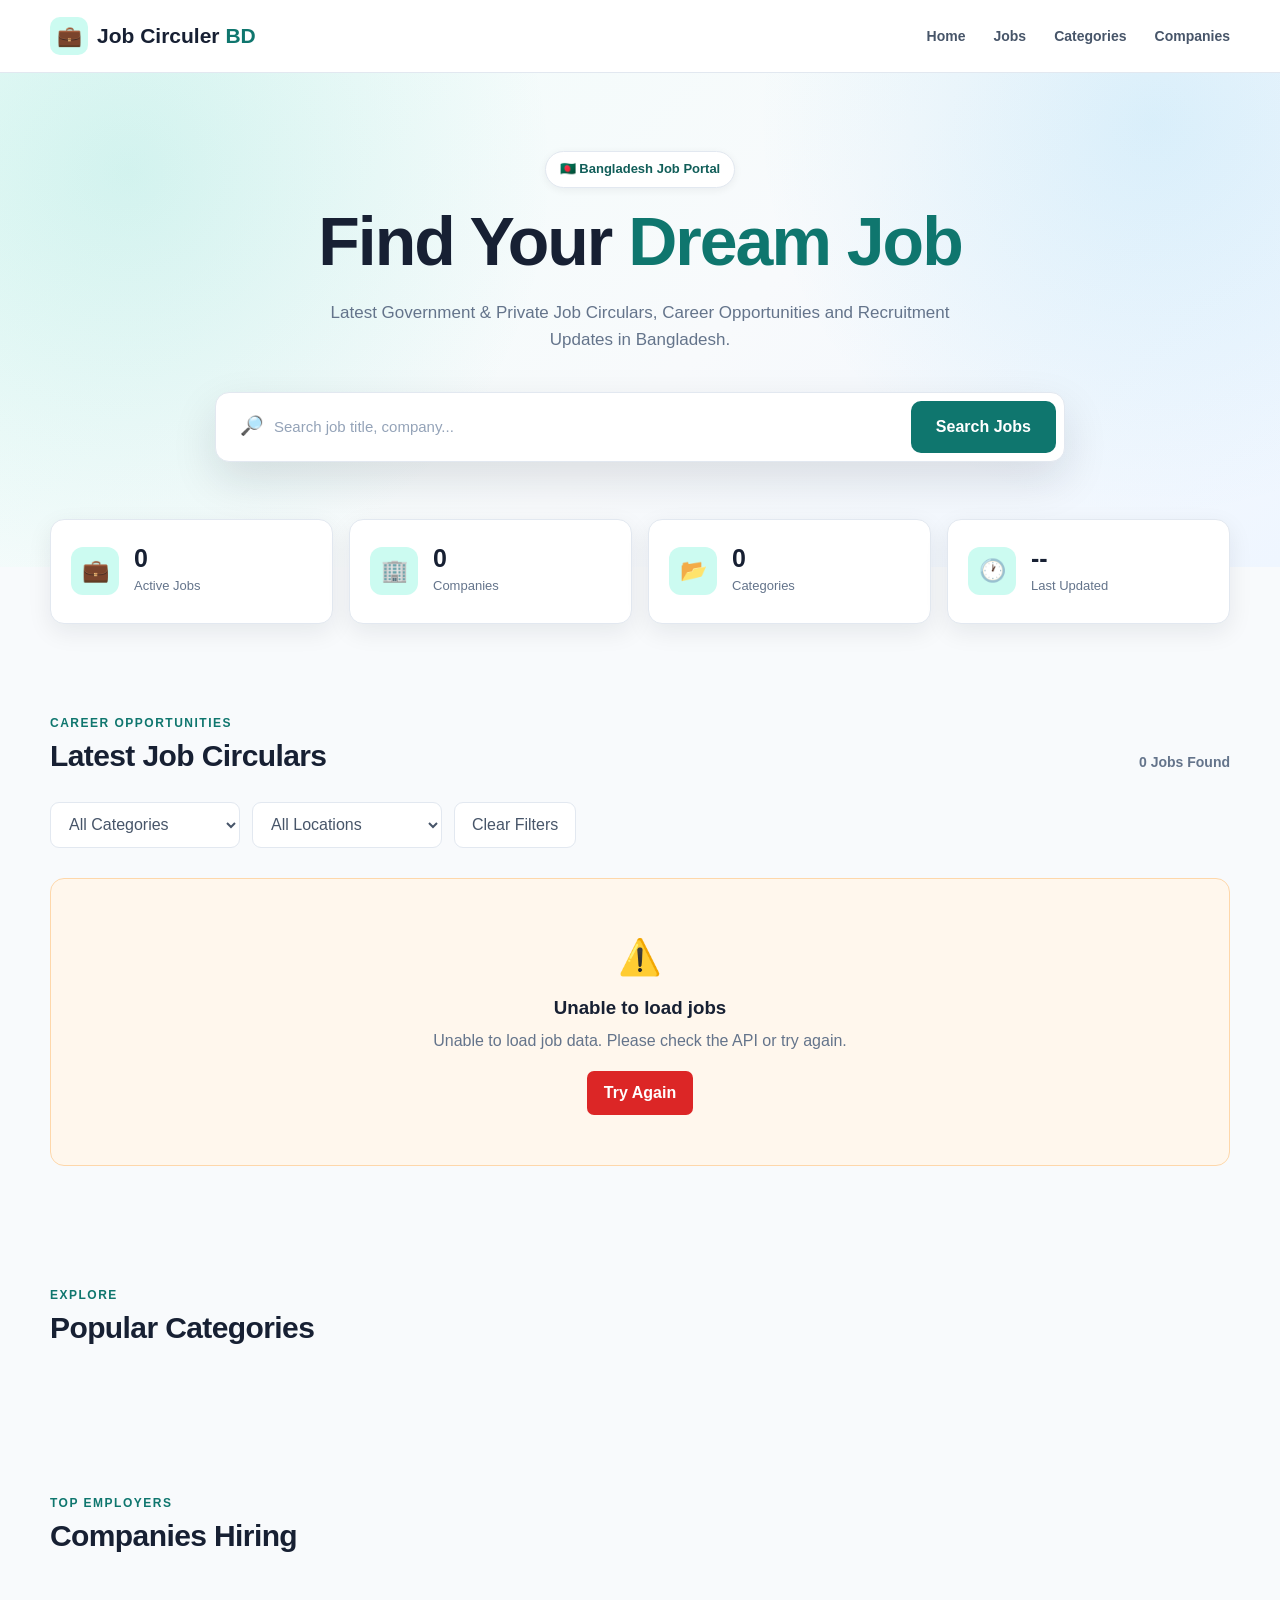
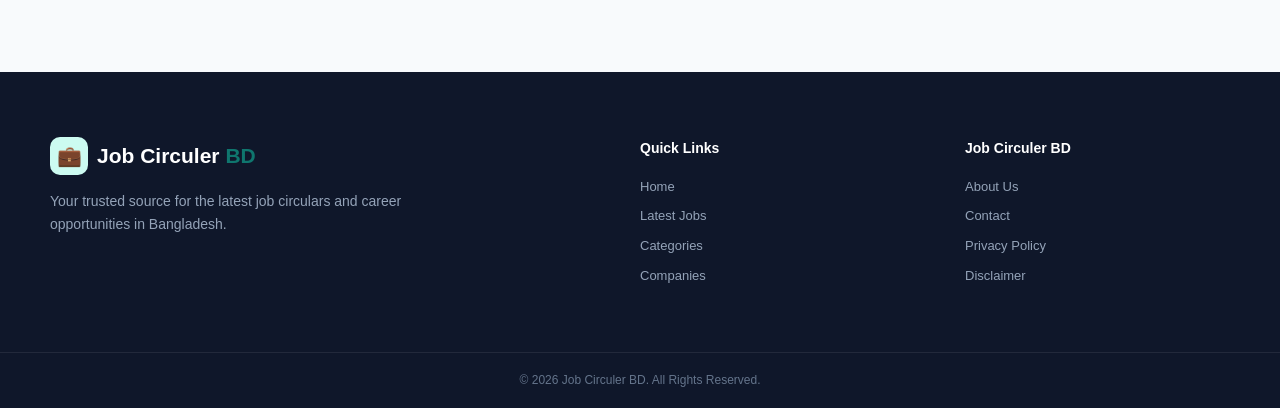
<file: index.html>
<!DOCTYPE html>
<html lang="en">
<head>
  <meta charset="UTF-8">

  <meta name="viewport" content="width=device-width, initial-scale=1.0">

  <meta name="description"
        content="Job Circuler BD — Latest Government & Private Job Circulars, Career Opportunities and Recruitment Updates in Bangladesh.">

  <meta name="keywords"
        content="job circular Bangladesh, government job, private job, চাকরির খবর, নিয়োগ বিজ্ঞপ্তি">

  <meta name="author" content="Job Circuler BD">

  <title>Job Circuler BD — Latest Job Circulars</title>

  <!-- CSS -->
  <link rel="stylesheet" href="style.css">
</head>

<body>

  <!-- =========================
       HEADER
  ========================== -->
  <header class="site-header">

    <div class="container header-inner">

      <a href="#" class="logo">
        <span class="logo-icon">💼</span>
        <span>Job Circuler <strong>BD</strong></span>
      </a>

      <nav class="main-nav">

        <a href="#home">Home</a>

        <a href="#jobs">Jobs</a>

        <a href="#categories">Categories</a>

        <a href="#companies">Companies</a>

      </nav>

      <button class="mobile-menu-btn"
              id="mobileMenuBtn"
              aria-label="Open Menu">
        ☰
      </button>

    </div>

  </header>


  <!-- =========================
       HERO SECTION
  ========================== -->
  <main id="home">

    <section class="hero">

      <div class="container hero-content">

        <div class="hero-text">

          <span class="hero-badge">
            🇧🇩 Bangladesh Job Portal
          </span>

          <h1>
            Find Your
            <span>Dream Job</span>
          </h1>

          <p>
            Latest Government & Private Job Circulars,
            Career Opportunities and Recruitment Updates
            in Bangladesh.
          </p>

        </div>


        <!-- SEARCH -->
        <div class="search-box">

          <div class="search-input-wrapper">

            <span class="search-icon">🔎</span>

            <input
              type="text"
              id="searchInput"
              placeholder="Search job title, company..."
              autocomplete="off"
            >

          </div>

          <button id="searchBtn" class="search-btn">
            Search Jobs
          </button>

        </div>

      </div>

    </section>


    <!-- =========================
         STATISTICS
    ========================== -->
    <section class="stats-section">

      <div class="container stats-grid">

        <div class="stat-card">

          <div class="stat-icon">💼</div>

          <div>
            <span class="stat-number" id="totalJobs">
              0
            </span>

            <span class="stat-label">
              Active Jobs
            </span>
          </div>

        </div>


        <div class="stat-card">

          <div class="stat-icon">🏢</div>

          <div>
            <span class="stat-number" id="totalCompanies">
              0
            </span>

            <span class="stat-label">
              Companies
            </span>
          </div>

        </div>


        <div class="stat-card">

          <div class="stat-icon">📂</div>

          <div>
            <span class="stat-number" id="totalCategories">
              0
            </span>

            <span class="stat-label">
              Categories
            </span>
          </div>

        </div>


        <div class="stat-card">

          <div class="stat-icon">🕐</div>

          <div>
            <span class="stat-number" id="lastUpdated">
              --
            </span>

            <span class="stat-label">
              Last Updated
            </span>
          </div>

        </div>

      </div>

    </section>


    <!-- =========================
         JOB SECTION
    ========================== -->
    <section class="jobs-section" id="jobs">

      <div class="container">

        <div class="section-header">

          <div>

            <span class="section-label">
              CAREER OPPORTUNITIES
            </span>

            <h2>
              Latest Job Circulars
            </h2>

          </div>

          <div class="job-count">
            <span id="visibleJobCount">0</span>
            Jobs Found
          </div>

        </div>


        <!-- FILTERS -->
        <div class="filters">

          <select id="categoryFilter">

            <option value="">
              All Categories
            </option>

          </select>


          <select id="locationFilter">

            <option value="">
              All Locations
            </option>

          </select>


          <button
            id="clearFilters"
            class="clear-filter-btn">
            Clear Filters
          </button>

        </div>


        <!-- LOADING -->
        <div id="loading" class="loading">

          <div class="loader"></div>

          <p>
            Loading latest jobs...
          </p>

        </div>


        <!-- ERROR -->
        <div id="errorMessage"
             class="error-message"
             style="display:none;">

          <div class="error-icon">
            ⚠️
          </div>

          <h3>
            Unable to load jobs
          </h3>

          <p id="errorText">
            Please try again later.
          </p>

          <button id="retryBtn">
            Try Again
          </button>

        </div>


        <!-- JOB GRID -->
        <div
          id="jobsContainer"
          class="jobs-grid">
        </div>


        <!-- NO JOB -->
        <div
          id="noJobs"
          class="no-jobs"
          style="display:none;">

          <div class="no-job-icon">
            🔍
          </div>

          <h3>
            No Jobs Found
          </h3>

          <p>
            Try changing your search or filters.
          </p>

        </div>

      </div>

    </section>


    <!-- =========================
         CATEGORIES
    ========================== -->
    <section
      class="categories-section"
      id="categories">

      <div class="container">

        <div class="section-header">

          <div>

            <span class="section-label">
              EXPLORE
            </span>

            <h2>
              Popular Categories
            </h2>

          </div>

        </div>


        <div
          id="categoriesContainer"
          class="categories-grid">
        </div>

      </div>

    </section>


    <!-- =========================
         COMPANIES
    ========================== -->
    <section
      class="companies-section"
      id="companies">

      <div class="container">

        <div class="section-header">

          <div>

            <span class="section-label">
              TOP EMPLOYERS
            </span>

            <h2>
              Companies Hiring
            </h2>

          </div>

        </div>


        <div
          id="companiesContainer"
          class="companies-grid">
        </div>

      </div>

    </section>

  </main>


  <!-- =========================
       FOOTER
  ========================== -->
  <footer class="site-footer">

    <div class="container footer-content">

      <div class="footer-brand">

        <div class="logo">
          <span class="logo-icon">💼</span>
          <span>
            Job Circuler <strong>BD</strong>
          </span>
        </div>

        <p>
          Your trusted source for the latest
          job circulars and career opportunities
          in Bangladesh.
        </p>

      </div>


      <div class="footer-links">

        <h3>
          Quick Links
        </h3>

        <a href="#home">
          Home
        </a>

        <a href="#jobs">
          Latest Jobs
        </a>

        <a href="#categories">
          Categories
        </a>

        <a href="#companies">
          Companies
        </a>

      </div>


      <div class="footer-links">

        <h3>
          Job Circuler BD
        </h3>

        <a href="#">
          About Us
        </a>

        <a href="#">
          Contact
        </a>

        <a href="#">
          Privacy Policy
        </a>

        <a href="#">
          Disclaimer
        </a>

      </div>

    </div>


    <div class="footer-bottom">

      <div class="container">

        <p>
          © <span id="currentYear"></span>
          Job Circuler BD. All Rights Reserved.
        </p>

      </div>

    </div>

  </footer>


  <!-- JavaScript -->
  <script src="script.js"></script>

</body>
</html>
</file>
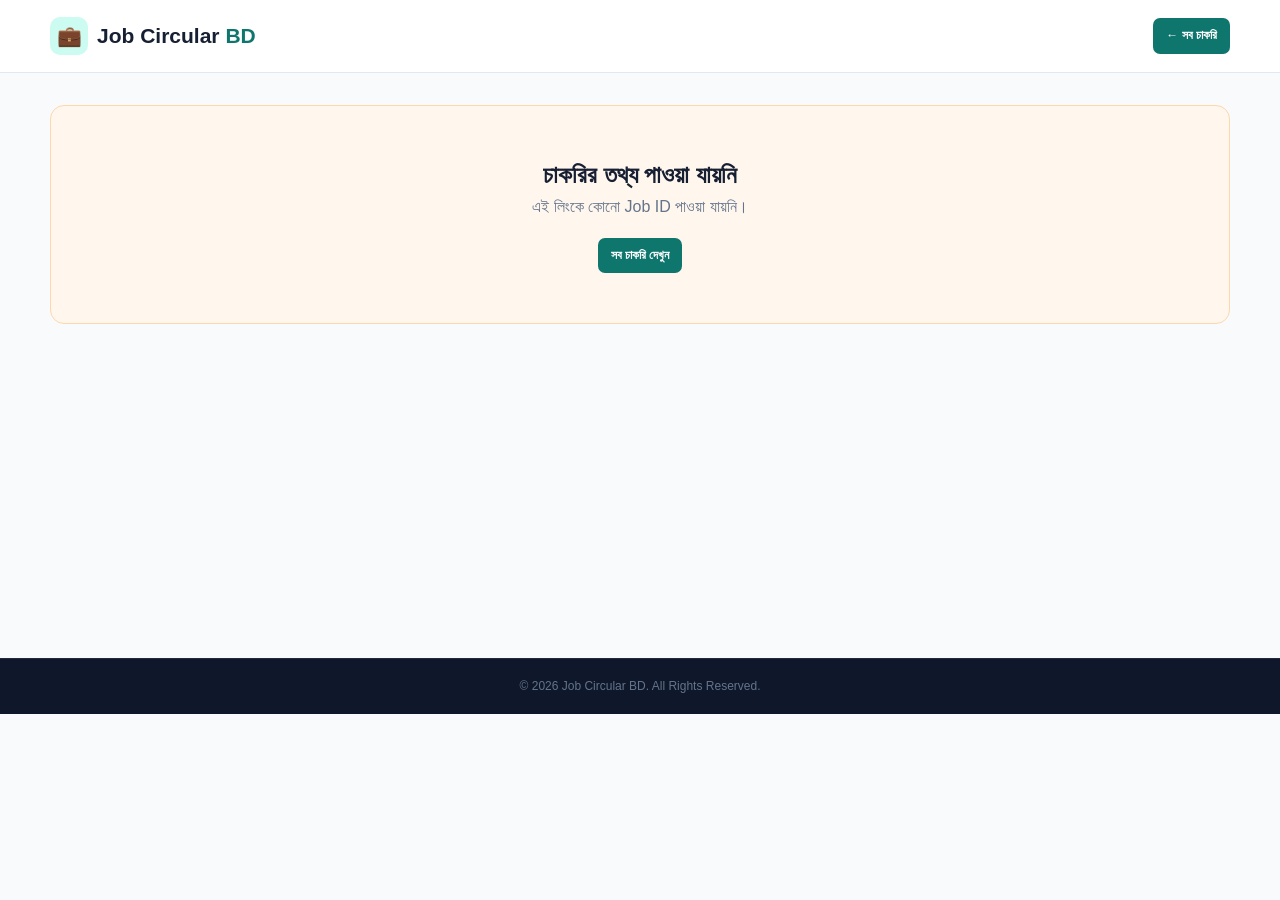
<file: job.html>
<!DOCTYPE html>
<html lang="bn">
<head>
  <meta charset="UTF-8">
  <meta name="viewport" content="width=device-width, initial-scale=1">

  <meta name="description" content="চাকরির বিস্তারিত, যোগ্যতা, আবেদনের শেষ তারিখ ও আবেদন পদ্ধতি।">

  <title>Job Details | Job Circular BD</title>
  <link rel="stylesheet" href="style.css">
  <link rel="stylesheet" href="job.css">

  <script src="job.js" defer></script>
</head>
<body class="job-details-page">

  <header class="site-header">
    <div class="container header-inner">
      <a href="index.html" class="logo">
        <span class="logo-icon">💼</span>
        <span>Job Circular <strong>BD</strong></span>
      </a>
      <a href="index.html#jobs" class="apply-btn">← সব চাকরি</a>
    </div>
  </header>

  <main class="container details-container">
    <div id="detailsLoading" class="loading">
      <div class="loader"></div>
      <p>চাকরির বিস্তারিত লোড হচ্ছে...</p>
    </div>

    <section id="detailsError" class="error-message" hidden>
      <h2>চাকরির তথ্য পাওয়া যায়নি</h2>
      <p id="detailsErrorText">
        অনুগ্রহ করে আবার চেষ্টা করুন।
      </p>
      <a href="index.html#jobs" class="apply-btn">
        সব চাকরি দেখুন
      </a>
    </section>

    <article id="jobDetails" hidden>
      <nav class="details-breadcrumb">
        <a href="index.html">হোম</a> /
        <a href="index.html#jobs">চাকরির সার্কুলার</a> /
        <span>চাকরির বিস্তারিত</span>
      </nav>

      <section class="details-hero">
        <div class="details-poster-wrap">
          <img id="detailImage" alt="চাকরির বিজ্ঞপ্তি">
          <div id="detailImageFallback" hidden>💼</div>
        </div>

        <div class="details-heading">
          <span id="detailCategory" class="job-category"></span>
          <h1 id="detailTitle"></h1>
          <p id="detailCompany" class="job-company"></p>

          <div class="details-summary">
            <div>
              <span>📍 অবস্থান</span>
              <strong id="detailLocation"></strong>
            </div>
            <div>
              <span>📅 আবেদনের শেষ তারিখ</span>
              <strong id="detailDeadline"></strong>
            </div>
          </div>

          <a id="detailApply" class="details-apply" target="_blank"
             rel="noopener noreferrer">
            Apply Now →
          </a>

          <p id="applyUnavailable" hidden>
            এই চাকরির আবেদন লিংক বর্তমানে পাওয়া যায়নি।
          </p>
        </div>
      </section>

      <section class="details-body">
        <div class="details-main">
          <h2>চাকরির বিবরণ</h2>
          <div id="detailDescription" class="detail-description"></div>
        </div>

        <aside class="details-sidebar">
          <h2>চাকরির সংক্ষিপ্ত তথ্য</h2>
          <dl>
            <dt>পদের নাম</dt>
            <dd id="sideTitle"></dd>

            <dt>প্রতিষ্ঠান</dt>
            <dd id="sideCompany"></dd>

            <dt>ক্যাটাগরি</dt>
            <dd id="sideCategory"></dd>

            <dt>কর্মস্থল</dt>
            <dd id="sideLocation"></dd>

            <dt>আবেদনের শেষ তারিখ</dt>
            <dd id="sideDeadline"></dd>
          </dl>

          <a id="sideApply" class="details-apply" target="_blank"
             rel="noopener noreferrer">
            আবেদন করুন
          </a>
        </aside>
      </section>
    </article>
  </main>

  <footer class="site-footer">
    <div class="footer-bottom">
      <div class="container">
        <p>© <span id="detailYear"></span> Job Circular BD. All Rights Reserved.</p>
      </div>
    </div>
  </footer>

</body>
</html>
</file>
<file: style.css>
/* =========================================
   JOB CIRCULER BD
   Professional Job Portal CSS
========================================= */

:root {
  --primary: #0f766e;
  --primary-dark: #115e59;
  --primary-light: #ccfbf1;

  --text: #172033;
  --text-light: #64748b;

  --bg: #f8fafc;
  --white: #ffffff;
  --border: #e2e8f0;

  --success: #15803d;
  --success-bg: #dcfce7;

  --danger: #dc2626;

  --shadow-sm: 0 2px 8px rgba(15, 23, 42, 0.06);
  --shadow-md: 0 8px 25px rgba(15, 23, 42, 0.08);
  --shadow-lg: 0 18px 45px rgba(15, 23, 42, 0.12);

  --radius-sm: 8px;
  --radius-md: 14px;
  --radius-lg: 20px;

  --container: 1180px;
}


/* =========================================
   RESET
========================================= */

* {
  margin: 0;
  padding: 0;
  box-sizing: border-box;
}

html {
  scroll-behavior: smooth;
}

body {
  font-family:
    Inter,
    "Segoe UI",
    Roboto,
    Arial,
    sans-serif;

  background: var(--bg);
  color: var(--text);

  line-height: 1.6;
}

a {
  color: inherit;
  text-decoration: none;
}

button,
input,
select {
  font: inherit;
}


/* =========================================
   CONTAINER
========================================= */

.container {
  width: min(
    calc(100% - 40px),
    var(--container)
  );

  margin: 0 auto;
}


/* =========================================
   HEADER
========================================= */

.site-header {
  position: sticky;
  top: 0;
  z-index: 1000;

  background: rgba(255, 255, 255, 0.96);

  border-bottom: 1px solid var(--border);

  backdrop-filter: blur(12px);
}

.header-inner {
  min-height: 72px;

  display: flex;
  align-items: center;
  justify-content: space-between;

  gap: 30px;
}

.logo {
  display: inline-flex;
  align-items: center;
  gap: 9px;

  font-size: 21px;
  font-weight: 800;

  white-space: nowrap;
}

.logo strong {
  color: var(--primary);
}

.logo-icon {
  width: 38px;
  height: 38px;

  display: grid;
  place-items: center;

  background: var(--primary-light);

  border-radius: 10px;

  font-size: 20px;
}

.main-nav {
  display: flex;
  align-items: center;
  gap: 28px;
}

.main-nav a {
  color: #475569;

  font-size: 14px;
  font-weight: 600;

  transition: 0.2s ease;
}

.main-nav a:hover {
  color: var(--primary);
}

.mobile-menu-btn {
  display: none;

  border: 0;
  background: transparent;

  font-size: 25px;
  cursor: pointer;
}


/* =========================================
   HERO
========================================= */

.hero {
  padding: 78px 0 105px;

  background:
    radial-gradient(
      circle at 10% 20%,
      rgba(20, 184, 166, 0.14),
      transparent 35%
    ),
    radial-gradient(
      circle at 90% 10%,
      rgba(14, 165, 233, 0.12),
      transparent 32%
    ),
    linear-gradient(
      135deg,
      #f0fdfa,
      #f8fafc 55%,
      #eff6ff
    );
}

.hero-content {
  text-align: center;
}

.hero-text {
  max-width: 780px;
  margin: 0 auto 38px;
}

.hero-badge {
  display: inline-flex;

  padding: 7px 14px;

  margin-bottom: 18px;

  background: var(--white);

  border: 1px solid var(--border);

  border-radius: 50px;

  color: var(--primary-dark);

  font-size: 13px;
  font-weight: 700;

  box-shadow: var(--shadow-sm);
}

.hero h1 {
  font-size: clamp(38px, 6vw, 68px);

  line-height: 1.05;

  letter-spacing: -2px;

  font-weight: 850;

  margin-bottom: 22px;
}

.hero h1 span {
  color: var(--primary);
}

.hero p {
  max-width: 680px;

  margin: 0 auto;

  color: var(--text-light);

  font-size: 17px;
}


/* =========================================
   SEARCH
========================================= */

.search-box {
  width: min(850px, 100%);

  margin: auto;

  padding: 8px;

  display: flex;
  align-items: center;

  background: var(--white);

  border: 1px solid var(--border);

  border-radius: 14px;

  box-shadow: var(--shadow-lg);
}

.search-input-wrapper {
  flex: 1;

  display: flex;
  align-items: center;

  padding: 0 16px;

  gap: 10px;
}

.search-icon {
  font-size: 19px;
}

.search-input-wrapper input {
  width: 100%;

  height: 52px;

  border: 0;
  outline: 0;

  color: var(--text);

  background: transparent;

  font-size: 15px;
}

.search-input-wrapper input::placeholder {
  color: #94a3b8;
}

.search-btn {
  min-height: 52px;

  padding: 0 25px;

  border: 0;

  border-radius: 10px;

  background: var(--primary);

  color: white;

  font-weight: 700;

  cursor: pointer;

  transition: 0.2s ease;
}

.search-btn:hover {
  background: var(--primary-dark);

  transform: translateY(-1px);
}


/* =========================================
   STATISTICS
========================================= */

.stats-section {
  margin-top: -48px;

  position: relative;

  z-index: 2;
}

.stats-grid {
  display: grid;

  grid-template-columns:
    repeat(4, 1fr);

  gap: 16px;
}

.stat-card {
  min-height: 105px;

  display: flex;
  align-items: center;

  gap: 15px;

  padding: 20px;

  background: var(--white);

  border: 1px solid var(--border);

  border-radius: var(--radius-md);

  box-shadow: var(--shadow-md);
}

.stat-icon {
  width: 48px;
  height: 48px;

  display: grid;
  place-items: center;

  background: var(--primary-light);

  border-radius: 12px;

  font-size: 22px;
}

.stat-number {
  display: block;

  font-size: 25px;

  font-weight: 800;

  line-height: 1.1;
}

.stat-label {
  display: block;

  margin-top: 4px;

  color: var(--text-light);

  font-size: 13px;
}


/* =========================================
   SECTIONS
========================================= */

.jobs-section,
.categories-section,
.companies-section {
  padding: 90px 0 30px;
}

.section-header {
  display: flex;

  align-items: flex-end;
  justify-content: space-between;

  gap: 20px;

  margin-bottom: 28px;
}

.section-label {
  display: block;

  margin-bottom: 5px;

  color: var(--primary);

  font-size: 12px;

  font-weight: 800;

  letter-spacing: 1.5px;
}

.section-header h2 {
  font-size: 30px;

  line-height: 1.2;

  letter-spacing: -0.6px;
}

.job-count {
  color: var(--text-light);

  font-size: 14px;

  font-weight: 600;
}


/* =========================================
   FILTERS
========================================= */

.filters {
  display: flex;

  gap: 12px;

  margin-bottom: 30px;
}

.filters select {
  min-width: 190px;

  height: 46px;

  padding: 0 14px;

  border: 1px solid var(--border);

  border-radius: 9px;

  background: var(--white);

  color: #475569;

  outline: none;

  cursor: pointer;
}

.filters select:focus {
  border-color: var(--primary);
}

.clear-filter-btn {
  height: 46px;

  padding: 0 17px;

  border: 1px solid var(--border);

  border-radius: 9px;

  background: var(--white);

  color: #475569;

  cursor: pointer;

  transition: 0.2s;
}

.clear-filter-btn:hover {
  border-color: var(--primary);

  color: var(--primary);
}


/* =========================================
   JOB GRID
========================================= */

.jobs-grid {
  display: grid;

  grid-template-columns:
    repeat(3, 1fr);

  gap: 22px;
}


/* =========================================
   JOB CARD
========================================= */

.job-card {
  display: flex;

  flex-direction: column;

  overflow: hidden;

  background: var(--white);

  border: 1px solid var(--border);

  border-radius: var(--radius-md);

  box-shadow: var(--shadow-sm);

  transition:
    transform 0.25s ease,
    box-shadow 0.25s ease;
}

.job-card:hover {
  transform: translateY(-5px);

  box-shadow: var(--shadow-lg);
}


.job-image {
  display: block;
  width: 100%;
  height: 260px;
  object-fit: contain;
  object-position: center;
  background: #ffffff;
  padding: 8px;
}

.job-card-clickable {
  cursor: pointer;
}

.job-card-clickable:focus-visible {
  outline: 3px solid var(--primary);
  outline-offset: 3px;
}

.job-content {
  padding: 20px;

  display: flex;

  flex-direction: column;

  flex: 1;
}

.job-title {
  margin-bottom: 12px;

  font-size: 17px;

  line-height: 1.45;

  font-weight: 750;
}

.job-company {
  margin-bottom: 13px;

  color: var(--primary-dark);

  font-size: 14px;

  font-weight: 700;
}

.job-meta {
  display: flex;

  flex-direction: column;

  gap: 7px;

  margin-bottom: 17px;
}

.job-meta-item {
  display: flex;

  align-items: flex-start;

  gap: 8px;

  color: var(--text-light);

  font-size: 13px;
}

.job-meta-item span:first-child {
  flex-shrink: 0;
}

.job-category {
  display: inline-flex;

  width: fit-content;

  padding: 4px 9px;

  margin-bottom: 15px;

  background: #f1f5f9;

  border-radius: 6px;

  color: #475569;

  font-size: 11px;

  font-weight: 700;
}

.job-footer {
  display: flex;

  align-items: center;

  justify-content: space-between;

  gap: 10px;

  margin-top: auto;

  padding-top: 16px;

  border-top: 1px solid var(--border);
}

.active-badge {
  display: inline-flex;

  align-items: center;

  gap: 6px;

  padding: 5px 9px;

  background: var(--success-bg);

  color: var(--success);

  border-radius: 6px;

  font-size: 11px;

  font-weight: 750;
}

.active-dot {
  width: 7px;
  height: 7px;

  border-radius: 50%;

  background: var(--success);
}

.apply-btn {
  display: inline-flex;

  align-items: center;

  justify-content: center;

  padding: 8px 13px;

  border-radius: 7px;

  background: var(--primary);

  color: white;

  font-size: 12px;

  font-weight: 700;

  transition: 0.2s;
}

.apply-btn:hover {
  background: var(--primary-dark);
}


/* =========================================
   CATEGORIES
========================================= */

.categories-grid {
  display: grid;

  grid-template-columns:
    repeat(4, 1fr);

  gap: 16px;
}

.category-card {
  padding: 22px;

  background: var(--white);

  border: 1px solid var(--border);

  border-radius: var(--radius-md);

  cursor: pointer;

  transition: 0.2s;
}

.category-card:hover {
  border-color: var(--primary);

  transform: translateY(-3px);

  box-shadow: var(--shadow-md);
}

.category-icon {
  font-size: 25px;

  margin-bottom: 10px;
}

.category-name {
  font-weight: 750;
}

.category-count {
  margin-top: 3px;

  color: var(--text-light);

  font-size: 13px;
}


/* =========================================
   COMPANIES
========================================= */

.companies-section {
  padding-bottom: 90px;
}

.companies-grid {
  display: grid;

  grid-template-columns:
    repeat(4, 1fr);

  gap: 16px;
}

.company-card {
  padding: 20px;

  display: flex;

  align-items: center;

  gap: 13px;

  background: var(--white);

  border: 1px solid var(--border);

  border-radius: var(--radius-md);

  transition: 0.2s;
}

.company-card:hover {
  transform: translateY(-3px);

  box-shadow: var(--shadow-md);
}

.company-logo {
  width: 46px;
  height: 46px;

  display: grid;

  place-items: center;

  flex-shrink: 0;

  border-radius: 11px;

  background: var(--primary-light);

  color: var(--primary-dark);

  font-size: 18px;

  font-weight: 800;
}

.company-name {
  font-size: 14px;

  font-weight: 750;
}

.company-jobs {
  color: var(--text-light);

  font-size: 12px;
}


/* =========================================
   LOADING
========================================= */

.loading {
  padding: 60px 20px;

  text-align: center;
}

.loader {
  width: 40px;
  height: 40px;

  margin: 0 auto 15px;

  border: 4px solid #e2e8f0;

  border-top-color: var(--primary);

  border-radius: 50%;

  animation: spin 0.8s linear infinite;
}

.loading p {
  color: var(--text-light);

  font-size: 14px;
}

@keyframes spin {
  to {
    transform: rotate(360deg);
  }
}


/* =========================================
   ERROR
========================================= */

.error-message {
  padding: 50px 20px;

  text-align: center;

  background: #fff7ed;

  border: 1px solid #fed7aa;

  border-radius: var(--radius-md);
}

.error-icon {
  font-size: 35px;

  margin-bottom: 8px;
}

.error-message h3 {
  margin-bottom: 5px;
}

.error-message p {
  color: var(--text-light);

  margin-bottom: 18px;
}

.error-message button {
  padding: 9px 17px;

  border: 0;

  border-radius: 7px;

  background: var(--danger);

  color: white;

  font-weight: 700;

  cursor: pointer;
}


/* =========================================
   NO JOBS
========================================= */

.no-jobs {
  padding: 70px 20px;

  text-align: center;

  background: var(--white);

  border: 1px solid var(--border);

  border-radius: var(--radius-md);
}

.no-job-icon {
  font-size: 40px;

  margin-bottom: 10px;
}

.no-jobs p {
  color: var(--text-light);
}


/* =========================================
   FOOTER
========================================= */

.site-footer {
  background: #0f172a;

  color: #cbd5e1;
}

.footer-content {
  display: grid;

  grid-template-columns:
    2fr 1fr 1fr;

  gap: 60px;

  padding: 65px 0;
}

.footer-brand .logo {
  color: white;

  margin-bottom: 15px;
}

.footer-brand p {
  max-width: 390px;

  color: #94a3b8;

  font-size: 14px;
}

.footer-links {
  display: flex;

  flex-direction: column;

  gap: 9px;
}

.footer-links h3 {
  margin-bottom: 8px;

  color: white;

  font-size: 14px;
}

.footer-links a {
  color: #94a3b8;

  font-size: 13px;

  transition: 0.2s;
}

.footer-links a:hover {
  color: white;
}

.footer-bottom {
  border-top: 1px solid rgba(255, 255, 255, 0.08);
}

.footer-bottom .container {
  padding: 18px 0;

  text-align: center;

  color: #64748b;

  font-size: 12px;
}


/* =========================================
   TABLET
========================================= */

@media (max-width: 1000px) {

  .jobs-grid {
    grid-template-columns:
      repeat(2, 1fr);
  }

  .categories-grid,
  .companies-grid {
    grid-template-columns:
      repeat(2, 1fr);
  }

  .stats-grid {
    grid-template-columns:
      repeat(2, 1fr);
  }
}


/* =========================================
   MOBILE
========================================= */

@media (max-width: 700px) {

  .container {
    width: min(
      calc(100% - 28px),
      var(--container)
    );
  }

  .header-inner {
    min-height: 64px;
  }

  .main-nav {
    display: none;
  }

  .mobile-menu-btn {
    display: block;
  }

  .hero {
    padding: 55px 0 85px;
  }

  .hero h1 {
    font-size: 42px;

    letter-spacing: -1.5px;
  }

  .hero p {
    font-size: 15px;
  }

  .search-box {
    flex-direction: column;

    padding: 8px;

    gap: 6px;
  }

  .search-input-wrapper {
    width: 100%;
  }

  .search-btn {
    width: 100%;
  }

  .stats-grid {
    grid-template-columns:
      repeat(2, 1fr);

    gap: 10px;
  }

  .stat-card {
    min-height: 90px;

    padding: 13px;

    gap: 10px;
  }

  .stat-icon {
    width: 40px;
    height: 40px;

    font-size: 18px;
  }

  .stat-number {
    font-size: 20px;
  }

  .stat-label {
    font-size: 11px;
  }

  .jobs-section,
  .categories-section,
  .companies-section {
    padding-top: 65px;
  }

  .section-header {
    align-items: flex-start;

    flex-direction: column;

    margin-bottom: 20px;
  }

  .section-header h2 {
    font-size: 25px;
  }

  .filters {
    flex-direction: column;
  }

  .filters select,
  .clear-filter-btn {
    width: 100%;
  }

  .jobs-grid {
    grid-template-columns: 1fr;
  }

  .categories-grid,
  .companies-grid {
    grid-template-columns:
      repeat(2, 1fr);

    gap: 10px;
  }

  .category-card {
    padding: 16px;
  }

  .company-card {
    padding: 14px;

    gap: 9px;
  }

  .company-logo {
    width: 38px;
    height: 38px;

    font-size: 15px;
  }

  .company-name {
    font-size: 12px;
  }

  .footer-content {
    grid-template-columns: 1fr;

    gap: 35px;

    padding: 50px 0;
  }
}


/* =========================================
   SMALL MOBILE
========================================= */

@media (max-width: 400px) {

  .stats-grid {
    grid-template-columns: 1fr;
  }

  .categories-grid,
  .companies-grid {
    grid-template-columns: 1fr;
  }

  .hero h1 {
    font-size: 36px;
  }
}
</file>
<file: job.css>
.details-container {
  padding-top: 32px;
  padding-bottom: 70px;
  min-height: 65vh;
}

.details-breadcrumb {
  margin-bottom: 24px;
  color: var(--text-light);
  font-size: 13px;
}

.details-breadcrumb a {
  color: var(--primary);
}

.details-hero {
  display: grid;
  grid-template-columns: minmax(280px, 0.9fr) minmax(0, 1.1fr);
  gap: 30px;
  align-items: start;
  padding: 24px;
  background: var(--white);
  border: 1px solid var(--border);
  border-radius: var(--radius-lg);
  box-shadow: var(--shadow-md);
}

.details-poster-wrap {
  min-height: 250px;
  display: grid;
  place-items: center;
  background: #f8fafc;
  border-radius: var(--radius-md);
  overflow: hidden;
}

#detailImage {
  display: block;
  width: 100%;
  height: auto;
  max-height: 650px;
  object-fit: contain;
}

#detailImageFallback {
  padding: 60px;
  font-size: 60px;
}

.details-heading h1 {
  margin: 12px 0;
  font-size: clamp(25px, 3vw, 36px);
  line-height: 1.35;
  overflow-wrap: anywhere;
}

.details-heading .job-company {
  margin-bottom: 20px;
}

.details-summary {
  display: grid;
  grid-template-columns: repeat(2, minmax(0, 1fr));
  gap: 12px;
  margin: 22px 0;
}

.details-summary > div {
  padding: 14px;
  border: 1px solid var(--border);
  border-radius: 10px;
  min-width: 0;
}

.details-summary span,
.details-summary strong {
  display: block;
  overflow-wrap: anywhere;
}

.details-summary span {
  color: var(--text-light);
  font-size: 12px;
  margin-bottom: 6px;
}

.details-summary strong {
  font-size: 14px;
}

.details-apply {
  display: inline-flex;
  justify-content: center;
  align-items: center;
  padding: 13px 22px;
  border-radius: 9px;
  background: var(--primary);
  color: white;
  font-weight: 750;
  transition: background .2s ease;
}

.details-apply:hover {
  background: var(--primary-dark);
}

.details-body {
  display: grid;
  grid-template-columns: minmax(0, 1fr) 320px;
  gap: 24px;
  align-items: start;
  margin-top: 25px;
}

.details-main,
.details-sidebar {
  padding: 26px;
  background: var(--white);
  border: 1px solid var(--border);
  border-radius: var(--radius-md);
}

.details-main h2,
.details-sidebar h2 {
  margin-bottom: 20px;
  font-size: 21px;
}

.detail-description {
  white-space: pre-wrap;
  overflow-wrap: anywhere;
  line-height: 1.9;
  color: #334155;
}

.details-sidebar dl {
  margin-bottom: 20px;
}

.details-sidebar dt {
  color: var(--text-light);
  font-size: 12px;
  margin-top: 16px;
}

.details-sidebar dd {
  margin: 3px 0 0;
  font-weight: 650;
  overflow-wrap: anywhere;
}

.details-sidebar .details-apply {
  width: 100%;
}

@media (max-width: 800px) {
  .details-hero,
  .details-body {
    grid-template-columns: 1fr;
  }

  .details-sidebar {
    order: -1;
  }

  .details-poster-wrap {
    min-height: 160px;
  }
}

@media (max-width: 500px) {
  .details-container {
    padding-top: 20px;
  }

  .details-hero,
  .details-main,
  .details-sidebar {
    padding: 16px;
  }

  .details-summary {
    grid-template-columns: 1fr;
  }

  .details-heading h1 {
    font-size: 25px;
  }
}
</file>
